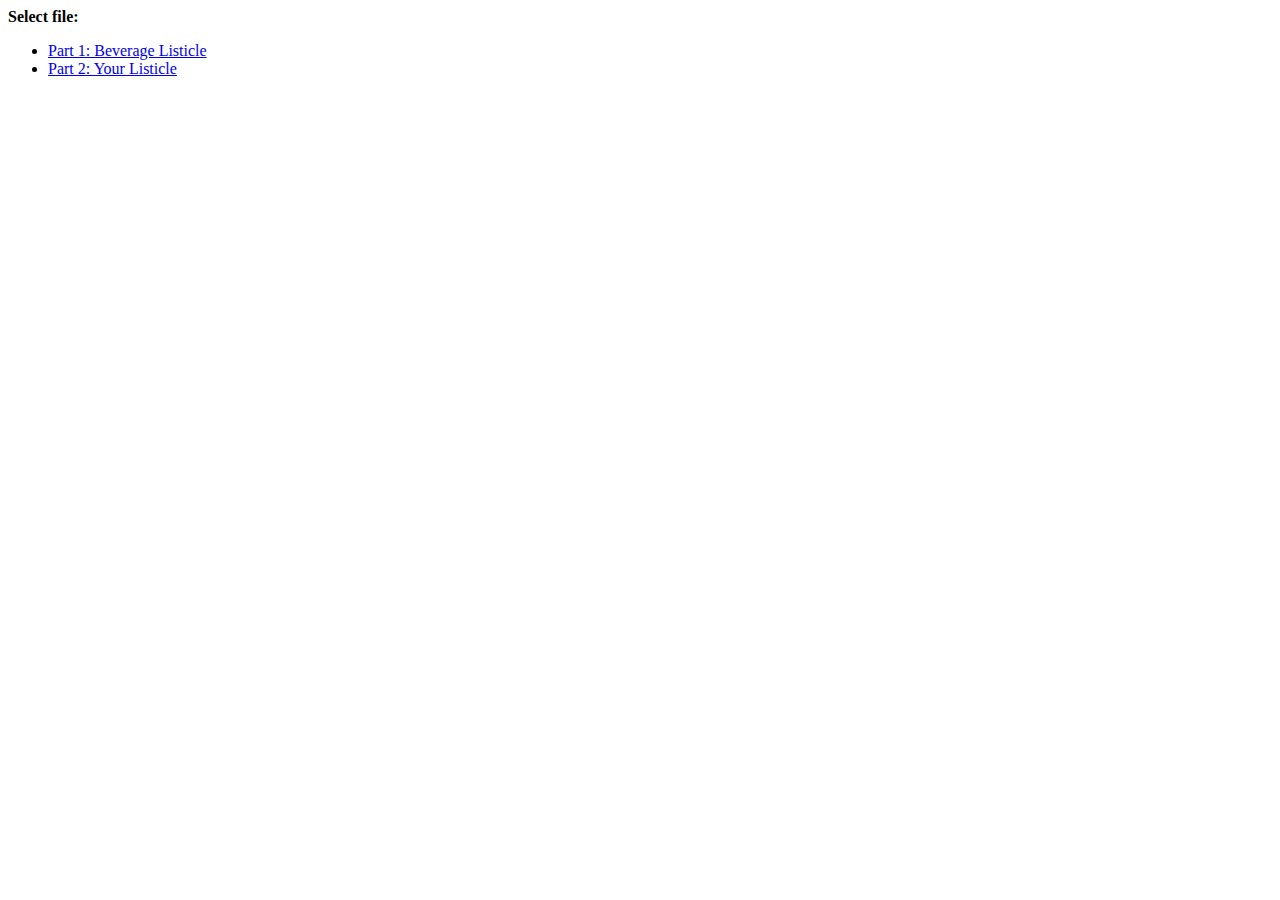
<file: index.html>
<!DOCTYPE html>
<html>
  <head>
    <meta charset="utf-8">
    <title>CS402: Practical 2</title>
  </head>
  <body>
    <strong>Select file:</strong>
    <ul>
      <li><a href="listicle.html">Part 1: Beverage Listicle</a></li>
      <li><a href="my-list.html">Part 2: Your Listicle</a></li>
    </ul>
  </body>
</html>
</file>
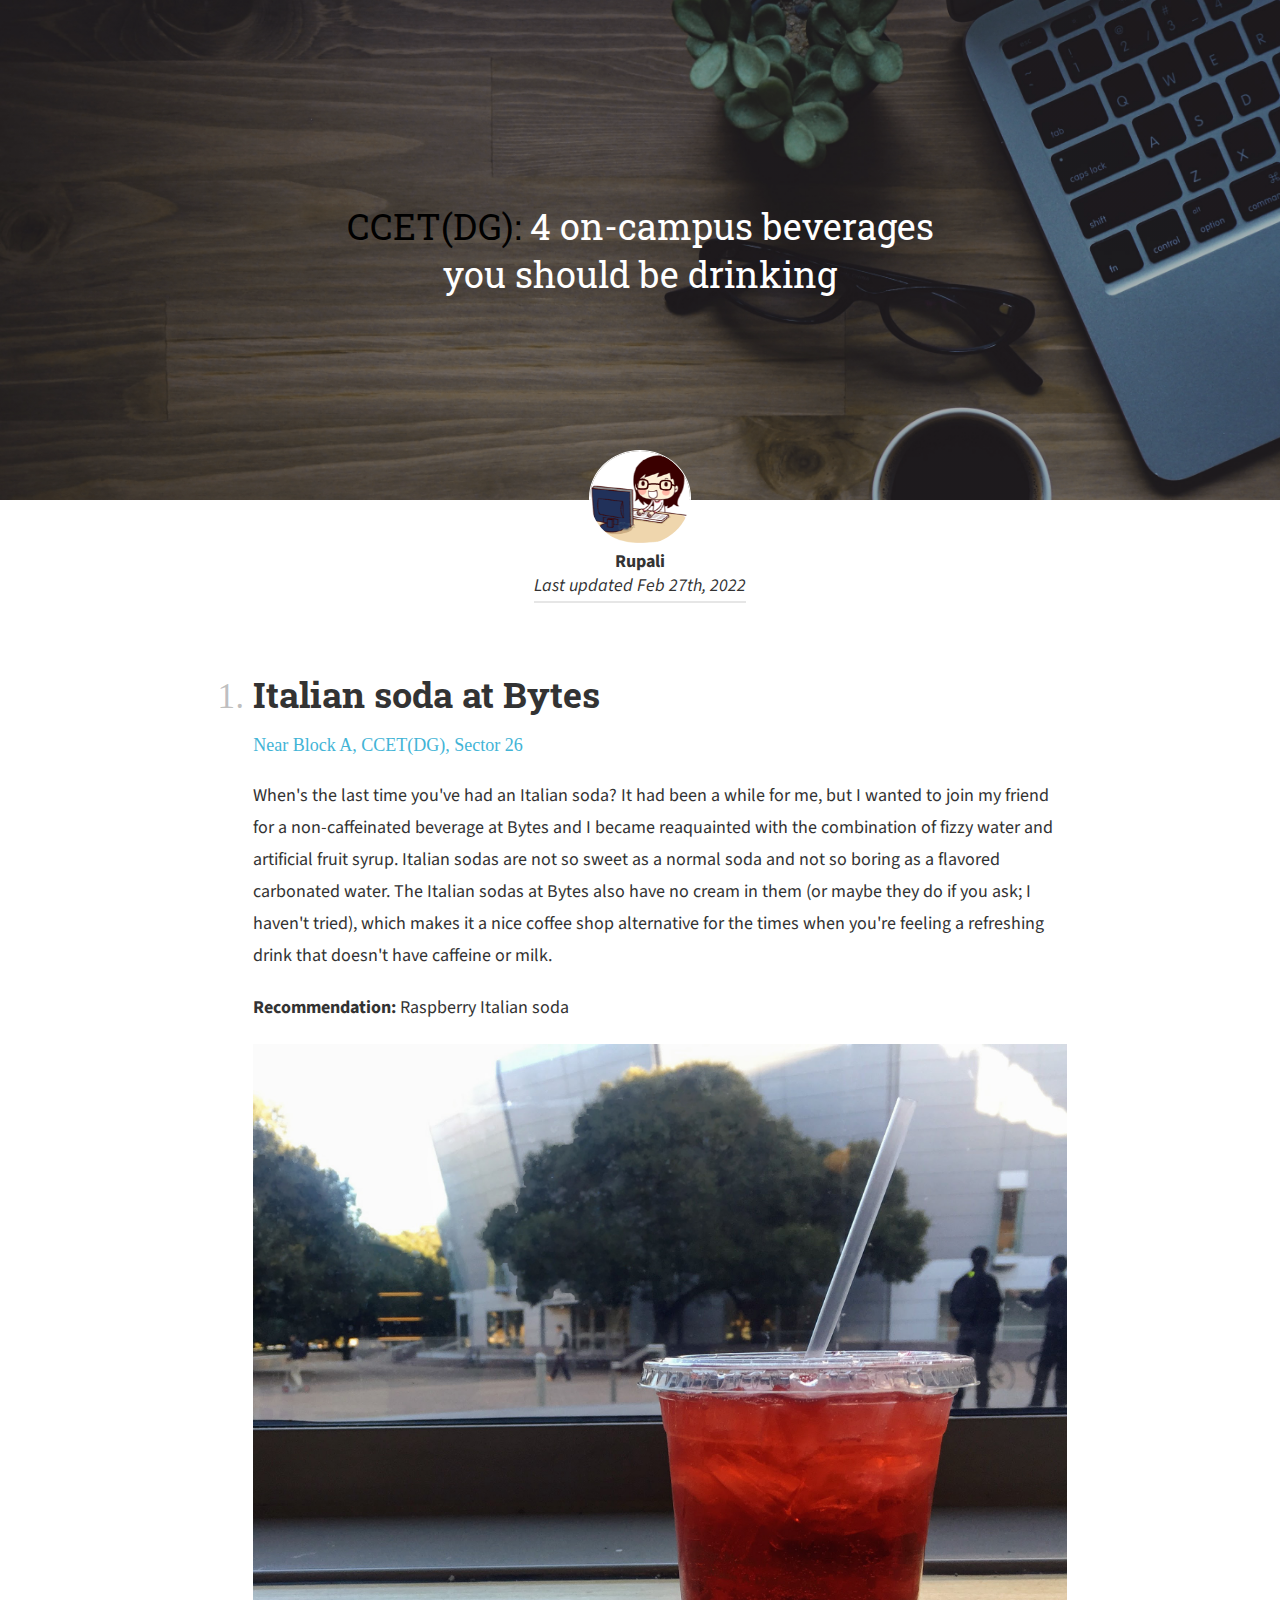
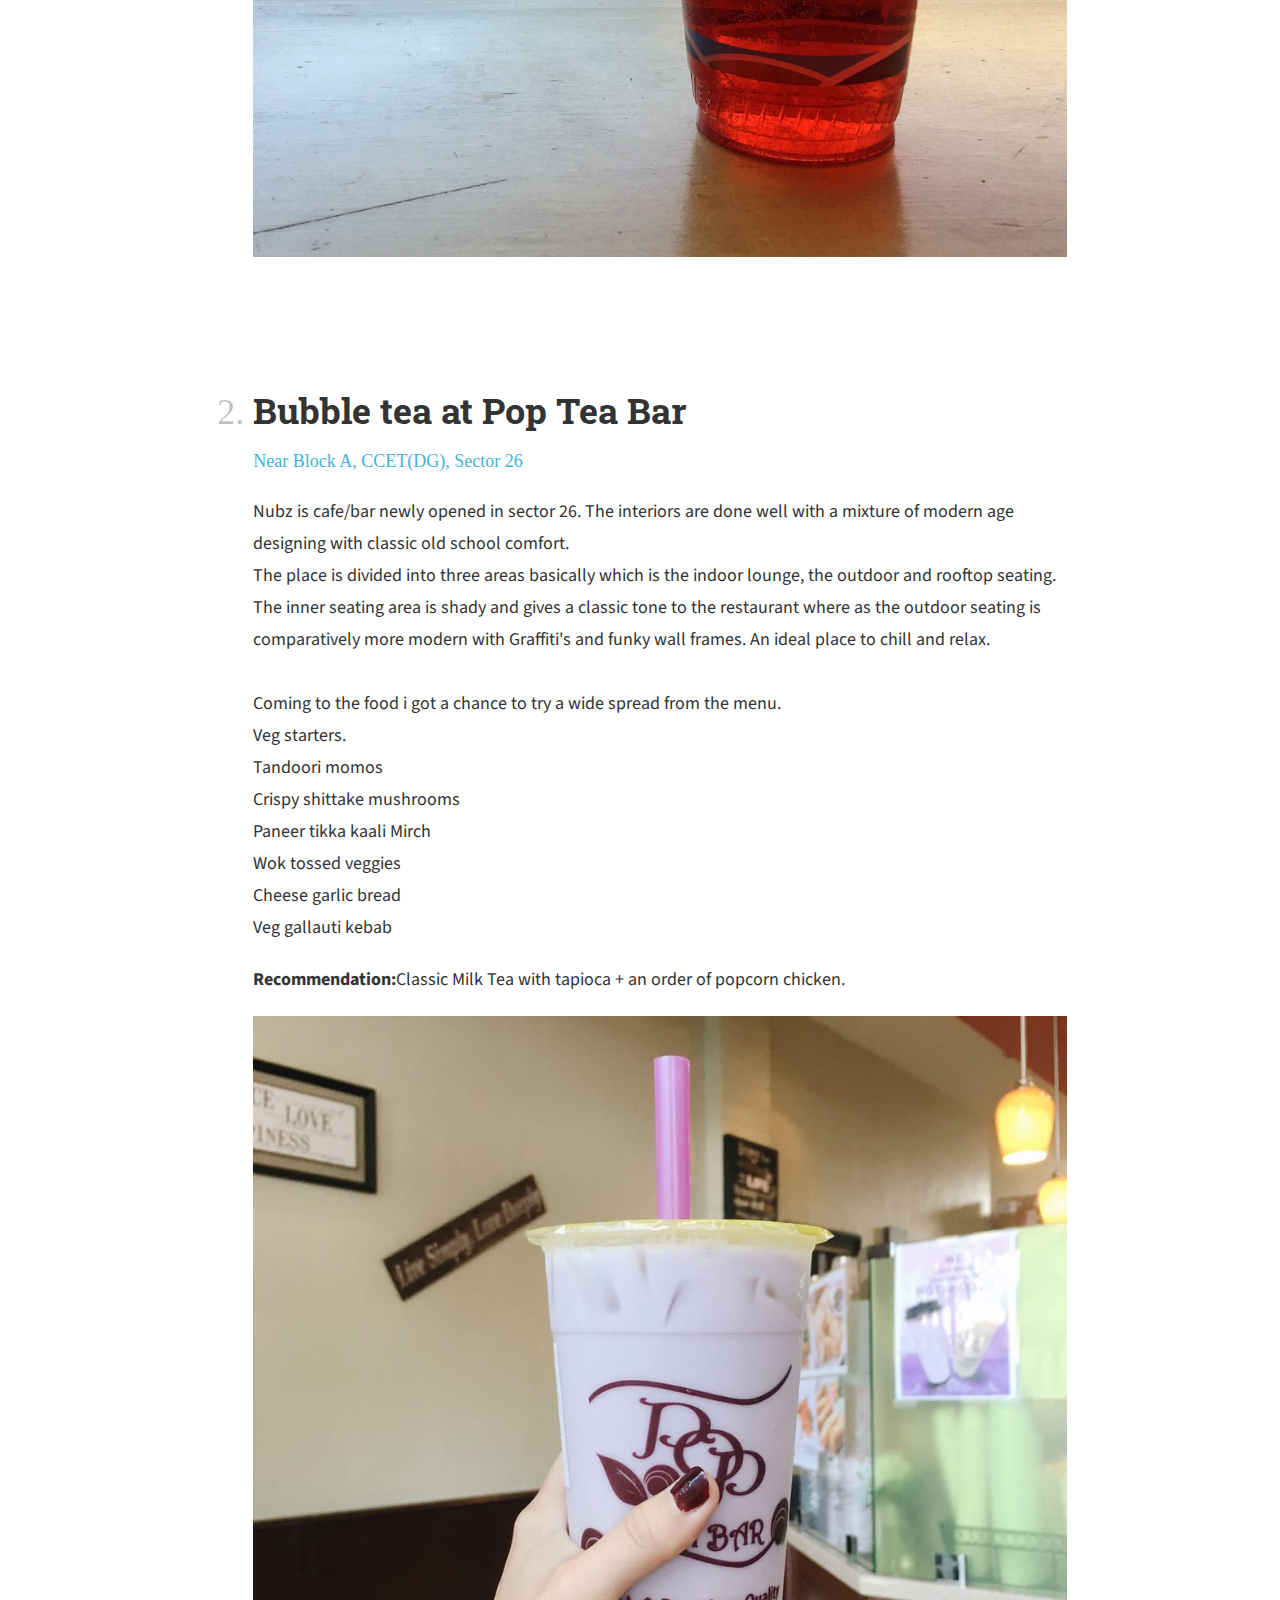
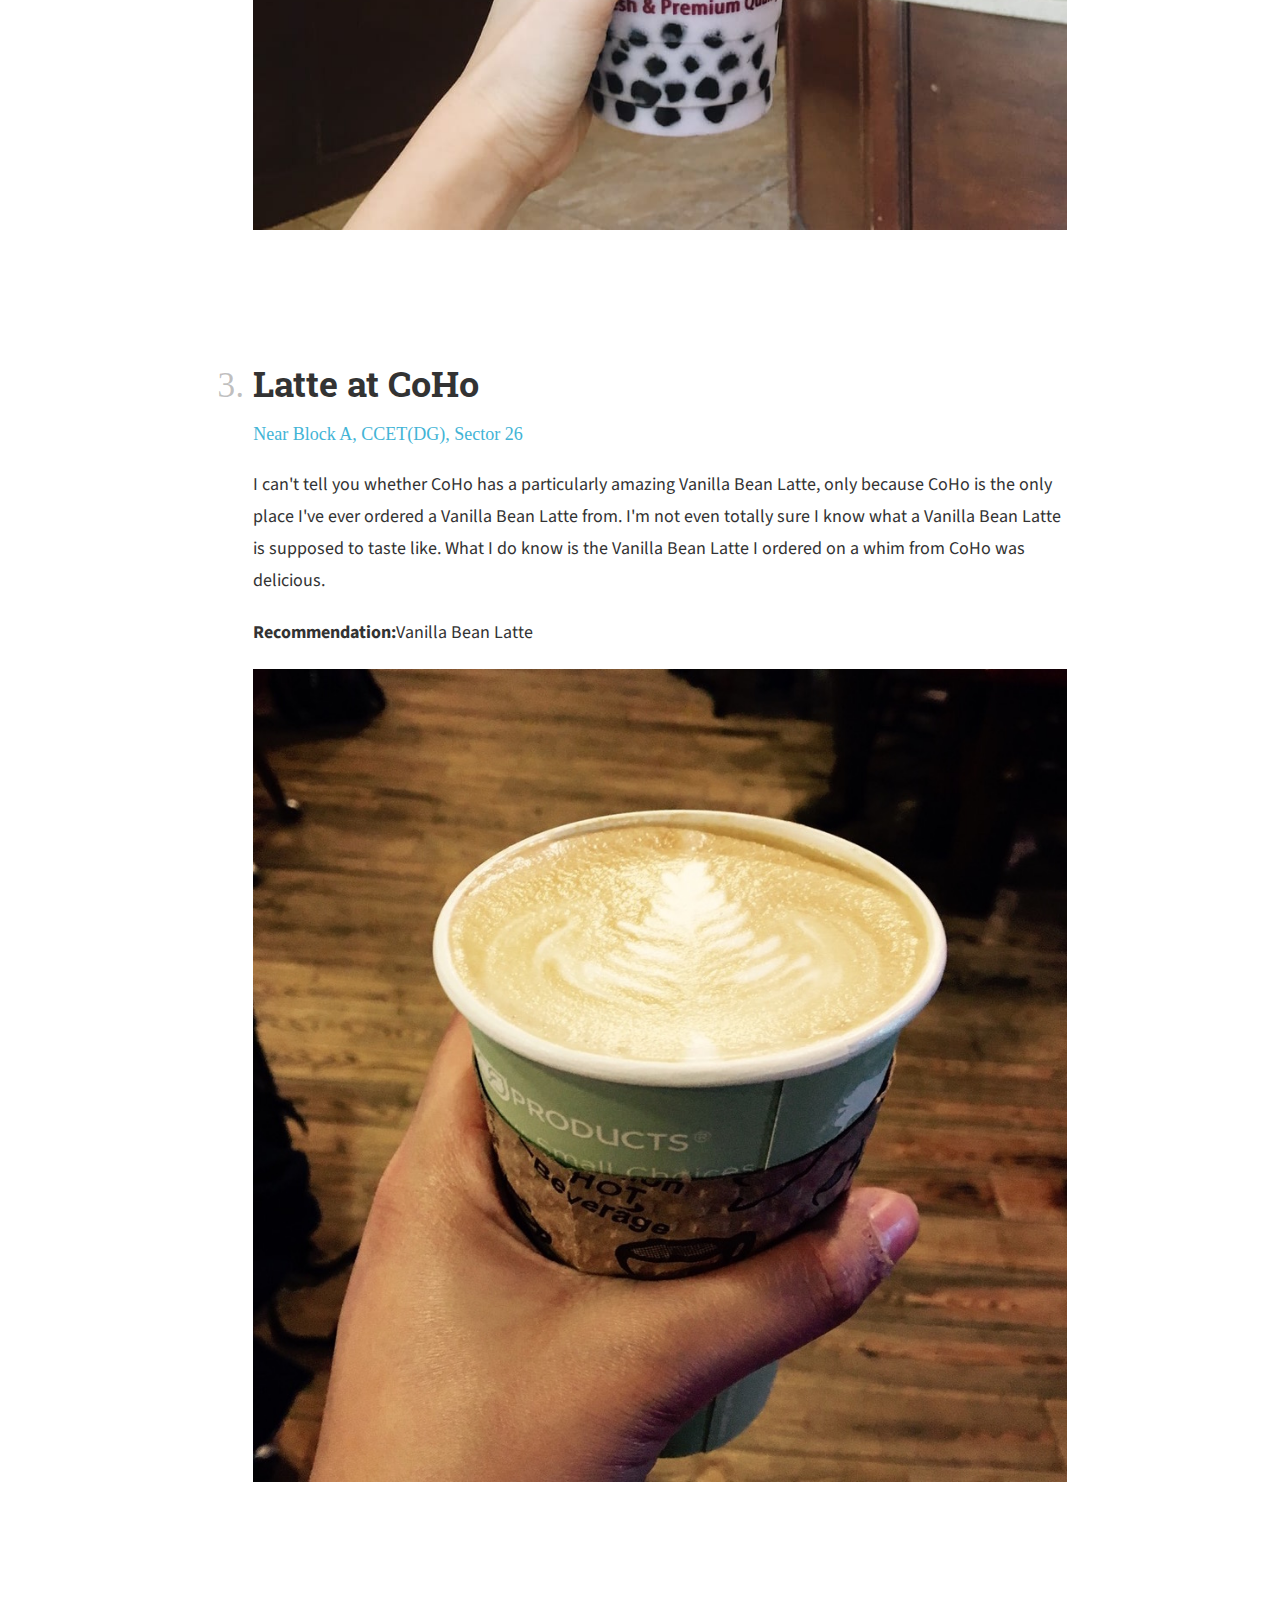
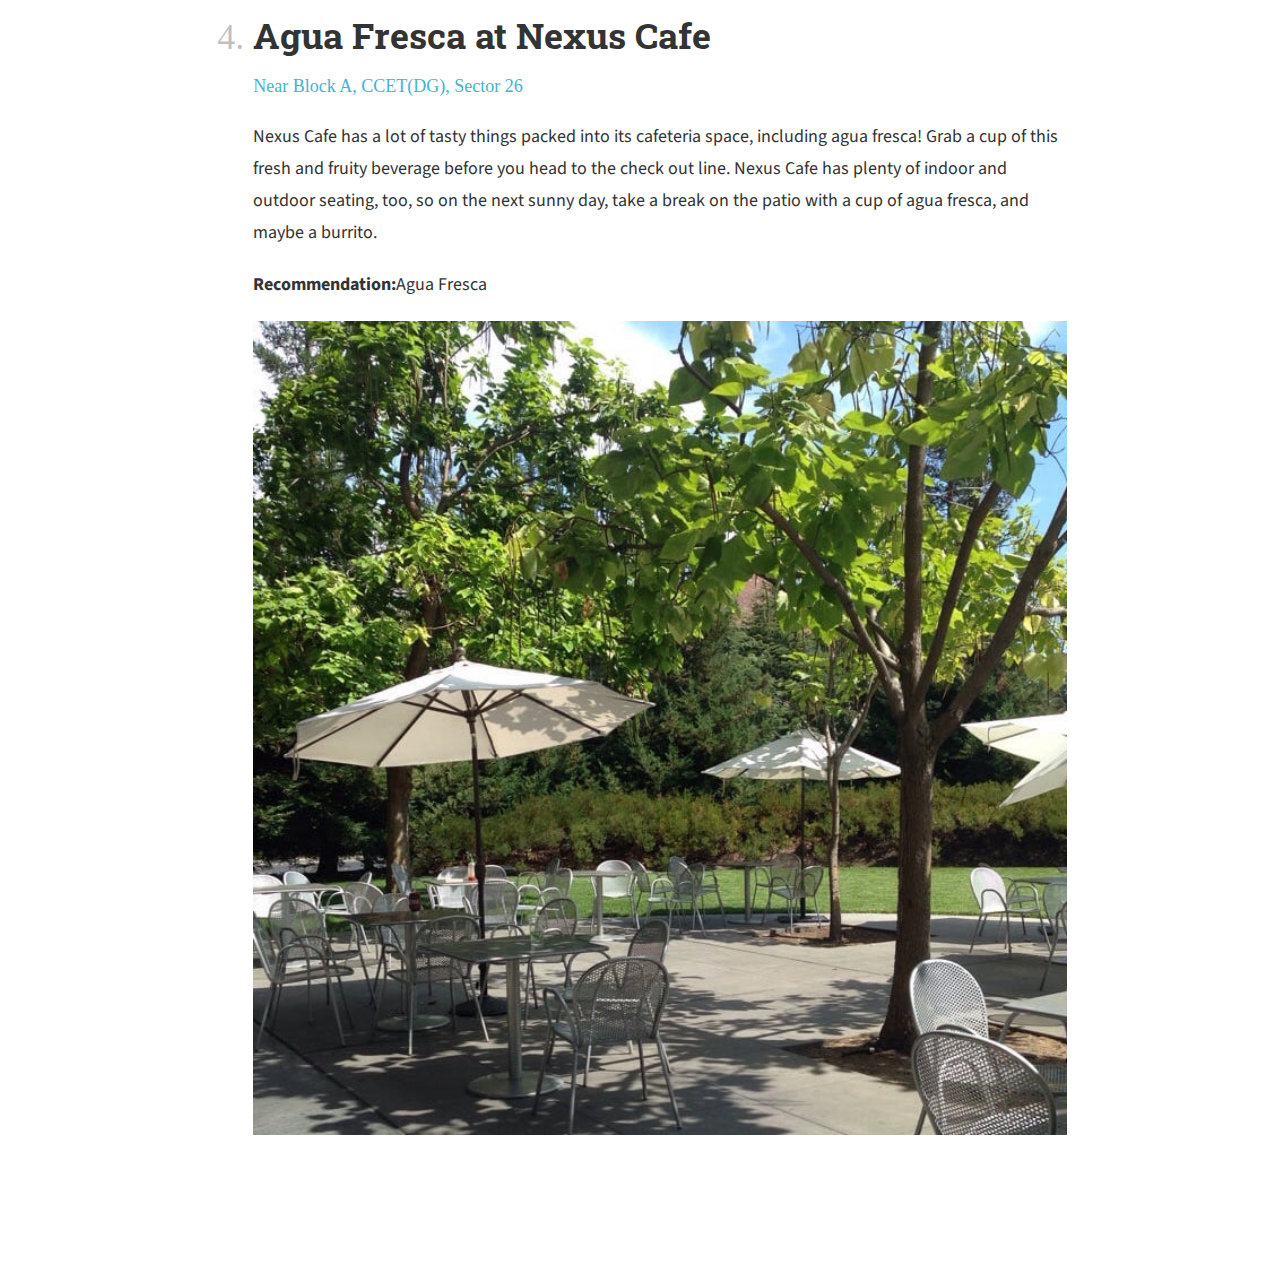
<file: listicle.html>
<!DOCTYPE HTML>
<html lang = "en">
<head>
<meta charset = "UTF-8">
<title>Campus Beverages</title>
<link rel="icon" href="images/favicon-32x32.png" type="image/icon type">
<link rel="stylesheet" href="style/listicle-style.css">
<link rel="preconnect" href="https://fonts.gstatic.com">
<link href="https://fonts.googleapis.com/css2?family=Roboto+Slab:wght@100;300;400&display=swap" rel="stylesheet">
<link rel="preconnect" href="https://fonts.gstatic.com">
<link href="https://fonts.googleapis.com/css2?family=Source+Sans+Pro&display=swap" rel="stylesheet">
</head>
<body>

<header>

<div class="first">
<div class="heading">
<span>CCET(DG):</span><span class="white"> 4 on-campus beverages you should be drinking</span>
</div>
</div>
<div class="second">
<img src="images/vrk.png" class="profile_img" alt="profile_img">
<div class="name">Rupali</div>
<div class="last"><em>Last updated Feb 27th, 2022</em></div>
</div>
</header>

<section class="section">
<ol class="ordered">

<li><div class="italian">
<div class="body_heading">Italian soda at Bytes</div>
<a href="http://www.ccet.ac.in/" class="address"> Near Block A, CCET(DG), Sector 26</a>
<div class="para">When's the last time you've had an Italian soda? It had been a while for me, but I wanted to join my friend for a non-caffeinated beverage at Bytes and I became reaquainted with the combination of fizzy water and artificial fruit syrup. Italian sodas are not so sweet as a normal soda and not so boring as a flavored carbonated water. The Italian sodas at Bytes also have no cream in them (or maybe they do if you ask; I haven't tried), which makes it a nice coffee shop alternative for the times when you're feeling a refreshing drink that doesn't have caffeine or milk.</div>

<div class="para" style="margin-top:0;"><strong>Recommendation:</strong> Raspberry Italian soda</div>
<div class="image_div">
<img class="body_img" src="images/italian-soda.jpg">
</div>
</div></li>


<li><div class="italian">
<div class="body_heading">Bubble tea at Pop Tea Bar</div>
<a href="http://www.ccet.ac.in/" class="address">Near Block A, CCET(DG), Sector 26</a>
<div class="para">Nubz is cafe/bar newly opened in sector 26. The interiors are done well with a mixture of modern age designing with classic old school comfort.<br/>
The place is divided into three areas basically which is the indoor lounge, the outdoor and rooftop seating.
The inner seating area is shady and gives a classic tone to the restaurant where as the outdoor seating is comparatively more modern with Graffiti's and funky wall frames.
An ideal place to chill and relax.
<br/><br/>
Coming to the food i got a chance to try a wide spread from the menu.<br/>
Veg starters.<br/>
Tandoori momos<br/>
Crispy shittake mushrooms<br/>
Paneer tikka kaali Mirch<br/>
Wok tossed veggies<br/>
Cheese garlic bread<br/>
Veg gallauti kebab</div>

<div class="para" style="margin-top:0;"><strong>Recommendation:</strong>Classic Milk Tea with tapioca + an order of popcorn chicken.</div>
<div class="image_div">
<img class="body_img" src="images/boba.jpg">
</div>
</div></li>


<li><div class="italian">
<div class="body_heading">Latte at CoHo</div>
<a href="http://www.ccet.ac.in/" class="address">Near Block A, CCET(DG), Sector 26</a>
<div class="para">I can't tell you whether CoHo has a particularly amazing Vanilla Bean Latte, only because CoHo is the only place I've ever ordered a Vanilla Bean Latte from. I'm not even totally sure I know what a Vanilla Bean Latte is supposed to taste like. What I do know is the Vanilla Bean Latte I ordered on a whim from CoHo was delicious.
</div>

<div class="para" style="margin-top:0;"><strong>Recommendation:</strong>Vanilla Bean Latte</div>
<div class="image_div">
<img class="body_img" src="images/coho-coffee.jpg">
</div>
</div></li>


<li><div class="italian">
<div class="body_heading">Agua Fresca at Nexus Cafe</div>
<a href="http://www.ccet.ac.in/" class="address">Near Block A, CCET(DG), Sector 26</a>
<div class="para">Nexus Cafe has a lot of tasty things packed into its cafeteria space, including agua fresca! Grab a cup of this fresh and fruity beverage before you head to the check out line. Nexus Cafe has plenty of indoor and outdoor seating, too, so on the next sunny day, take a break on the patio with a cup of agua fresca, and maybe a burrito.
</div>

<div class="para" style="margin-top:0;"><strong>Recommendation:</strong>Agua Fresca</div>
<div class="image_div">
<img class="body_img" src="images/nexus-cafe.jpg">
</div>
</div></li>


</ol>
</section>


</body>
</html>
</file>
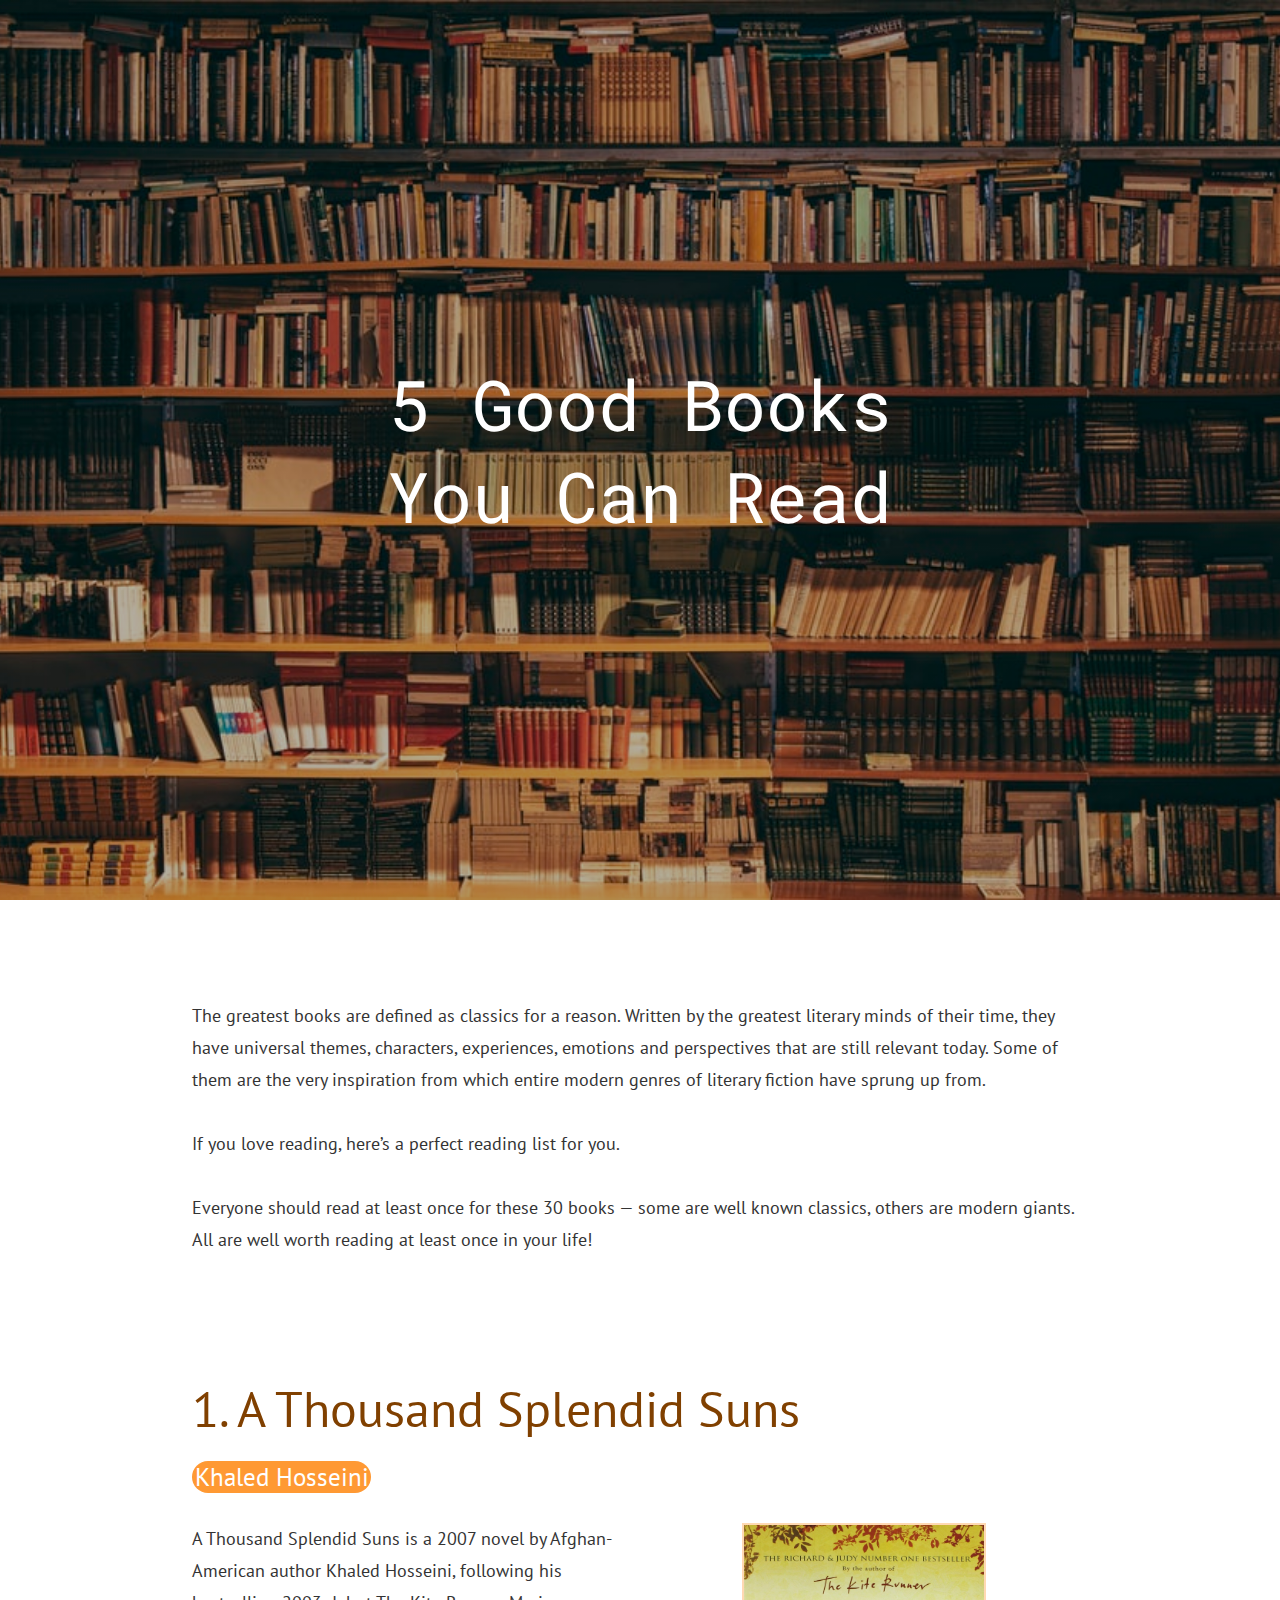
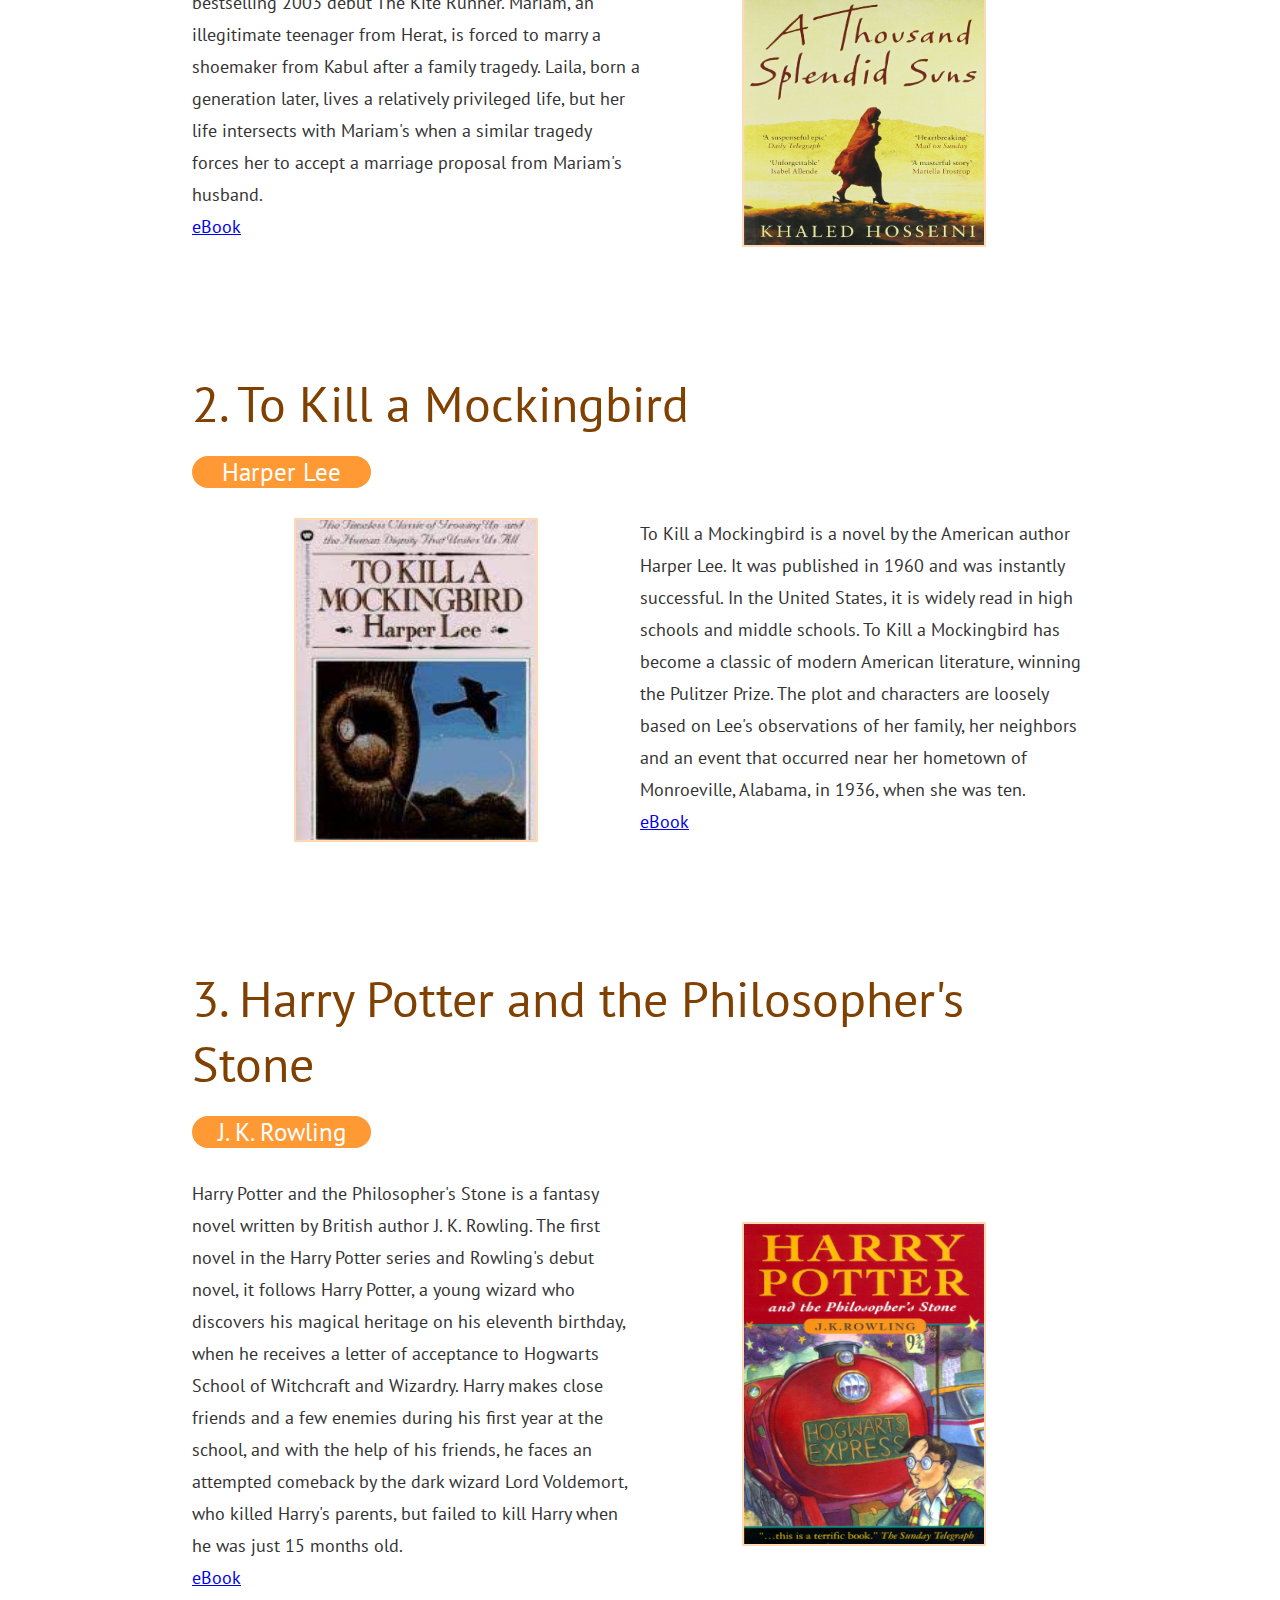
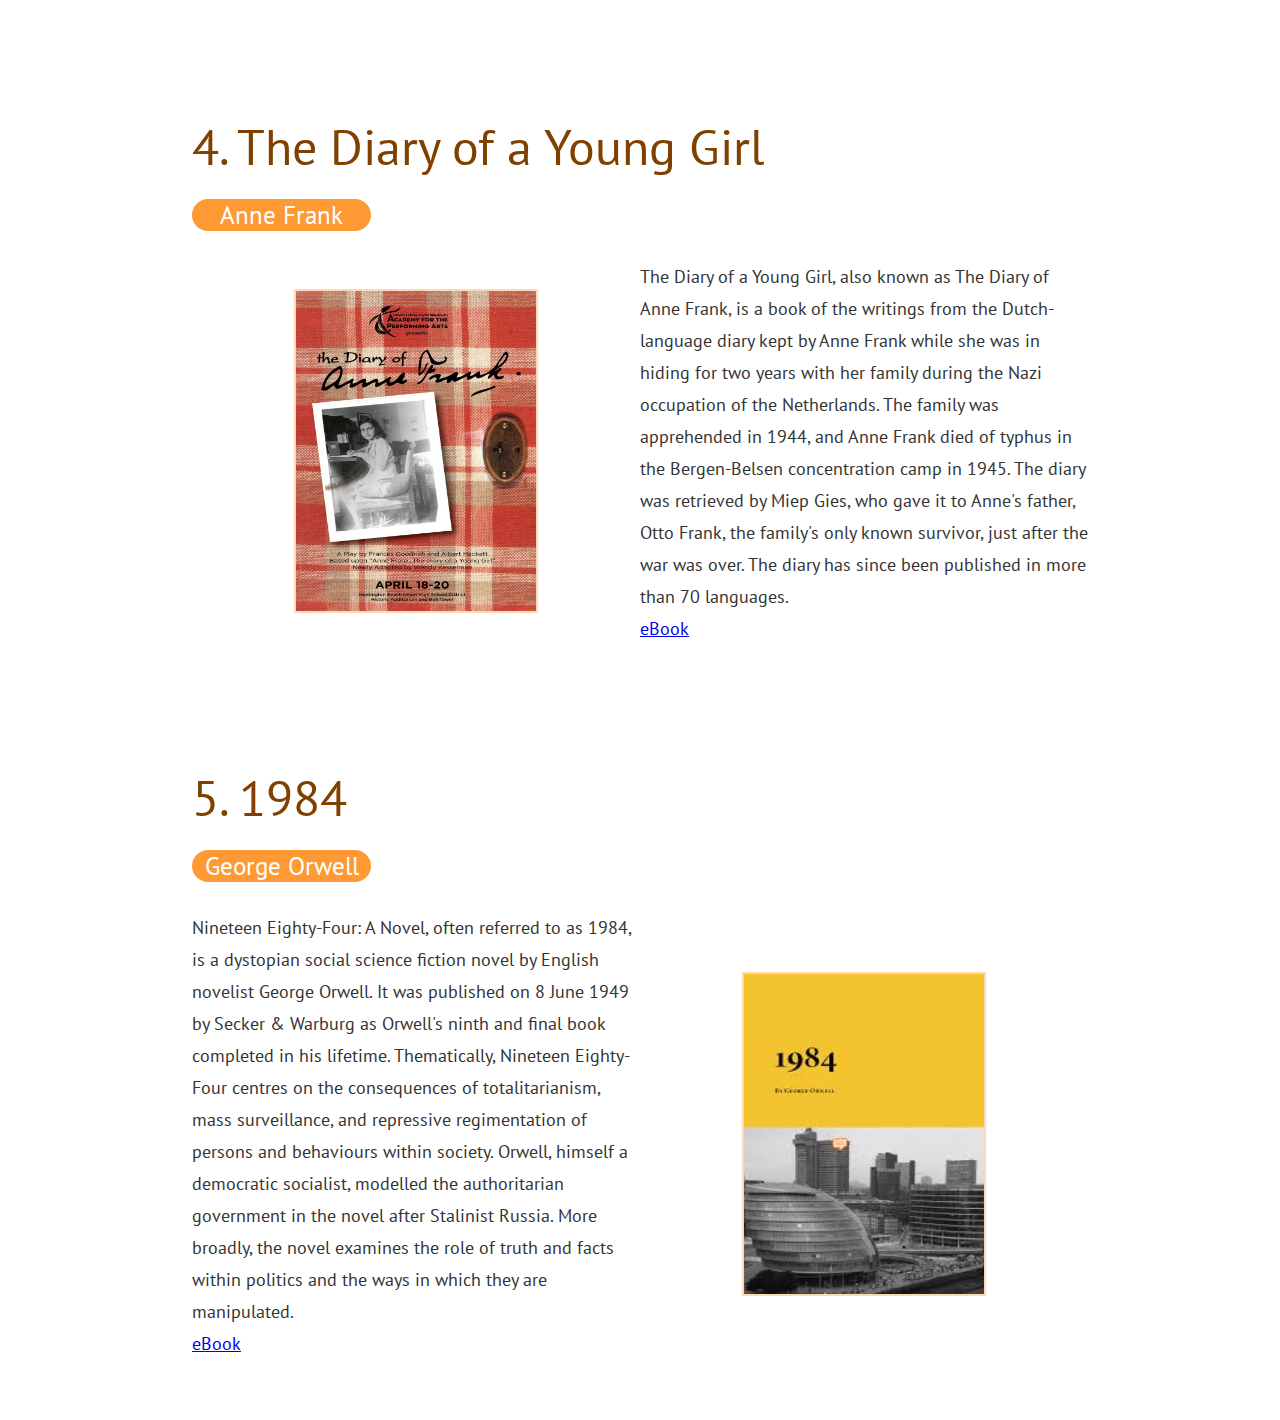
<file: my-list.html>
<!DOCTYPE html>
<html lang="en">
<head>
<title>5 Good Books To Read</title>
<link rel="icon" href="images/logo.png" type="image/icon type">
<link rel="stylesheet" href="style/my-list-style.css">
<link rel="preconnect" href="https://fonts.gstatic.com">
<link href="https://fonts.googleapis.com/css2?family=Roboto+Mono:wght@600&display=swap" rel="stylesheet">
<link rel="preconnect" href="https://fonts.gstatic.com">
<link href="https://fonts.googleapis.com/css2?family=PT+Sans&family=Roboto+Mono:wght@600&display=swap" rel="stylesheet">
</head>
<body>
<header>
<div class="heading">5 Good Books You Can Read</div>
</header>
<section>

<div class="intro">The greatest books are defined as classics for a reason. Written by the greatest literary minds of their time, they have universal themes, characters, experiences, emotions and perspectives that are still relevant today. Some of them are the very inspiration from which entire modern genres of literary fiction have sprung up from.
<br/><br/>
If you love reading, here’s a perfect reading list for you.
<br/><br/>
Everyone should read at least once for these 30 books — some are well known classics, others are modern giants.  All are well worth reading at least once in your life!</div>

<div class="content">
<div class="content_heading">1. A Thousand Splendid Suns</div>
<a href="https://en.wikipedia.org/wiki/Khaled_Hosseini" class="link"><div class="author">Khaled Hosseini</div></a>
<div class="grid">
<div class="intro half">A Thousand Splendid Suns is a 2007 novel by Afghan-American author Khaled Hosseini, following his bestselling 2003 debut The Kite Runner. Mariam, an illegitimate teenager from Herat, is forced to marry a shoemaker from Kabul after a family tragedy. Laila, born a generation later, lives a relatively privileged life, but her life intersects with Mariam's when a similar tragedy forces her to accept a marriage proposal from Mariam's husband.
<a href="https://www.amazon.in/Thousand-Splendid-Suns-Khaled-Hosseini-ebook/dp/B002R88G5E" class="ebook"><div class="ebookdiv">eBook</div></a></div>
<div class="content_img"><img src="images/thousand.jpg" class="body_img" alt="book_cover"></div>

</div>

</div>

<div class="content">
<div class="content_heading">2. To Kill a Mockingbird</div>
<a href="https://en.wikipedia.org/wiki/Harper_Lee" class="link"><div class="author">Harper Lee</div></a>
<div class="grid">
<div class="content_img"><img src="images/mockingbird.jpg" class="body_img" alt="book_cover"></div>
<div class="intro half">To Kill a Mockingbird is a novel by the American author Harper Lee. It was published in 1960 and was instantly successful. In the United States, it is widely read in high schools and middle schools. To Kill a Mockingbird has become a classic of modern American literature, winning the Pulitzer Prize. The plot and characters are loosely based on Lee's observations of her family, her neighbors and an event that occurred near her hometown of Monroeville, Alabama, in 1936, when she was ten.
<a href="https://www.amazon.com/dp/B00K1XOV5G?tag=s7621-20" class="ebook"><div class="ebookdiv">eBook</div></div>

</div>
</a>
</div>


<div class="content">
<div class="content_heading">3. Harry Potter and the Philosopher's Stone</div>
<a href="https://en.wikipedia.org/wiki/J._K._Rowling" class="link"><div class="author">J. K. Rowling</div></a>
<div class="grid">
<div class="intro half">Harry Potter and the Philosopher's Stone is a fantasy novel written by British author J. K. Rowling. The first novel in the Harry Potter series and Rowling's debut novel, it follows Harry Potter, a young wizard who discovers his magical heritage on his eleventh birthday, when he receives a letter of acceptance to Hogwarts School of Witchcraft and Wizardry. Harry makes close friends and a few enemies during his first year at the school, and with the help of his friends, he faces an attempted comeback by the dark wizard Lord Voldemort, who killed Harry's parents, but failed to kill Harry when he was just 15 months old.
<a href="https://www.amazon.com/dp/B019PIOJYU?tag=s7621-20" class="ebook"><div class="ebookdiv">eBook</div></a></div>
<div class="content_img"><img src="images/harrypotter.jpg" class="body_img" alt="book_cover">
</div>
</div>

</div>


<div class="content">
<div class="content_heading">4. The Diary of a Young Girl</div>
<a href="https://en.wikipedia.org/wiki/Anne_Frank" class="link"><div class="author">Anne Frank</div></a>
<div class="grid">
<div class="content_img"><img src="images/diary.jpg" class="body_img" alt="book_cover"></div>
<div class="intro half">The Diary of a Young Girl, also known as The Diary of Anne Frank, is a book of the writings from the Dutch-language diary kept by Anne Frank while she was in hiding for two years with her family during the Nazi occupation of the Netherlands. The family was apprehended in 1944, and Anne Frank died of typhus in the Bergen-Belsen concentration camp in 1945. The diary was retrieved by Miep Gies, who gave it to Anne's father, Otto Frank, the family's only known survivor, just after the war was over. The diary has since been published in more than 70 languages.
<a href="https://www.amazon.com/dp/B0041OT9W6?tag=s7621-20" class="ebook"><div class="ebookdiv">eBook</div></a></div>
</div>

</div>


<div class="content">
<div class="content_heading">5. 1984</div>
<a href="https://en.wikipedia.org/wiki/George_Orwell" class="link"><div class="author">George Orwell</div></a>
<div class="grid">
<div class="intro half">Nineteen Eighty-Four: A Novel, often referred to as 1984, is a dystopian social science fiction novel by English novelist George Orwell. It was published on 8 June 1949 by Secker & Warburg as Orwell's ninth and final book completed in his lifetime. Thematically, Nineteen Eighty-Four centres on the consequences of totalitarianism, mass surveillance, and repressive regimentation of persons and behaviours within society. Orwell, himself a democratic socialist, modelled the authoritarian government in the novel after Stalinist Russia. More broadly, the novel examines the role of truth and facts within politics and the ways in which they are manipulated.
<a href="https://www.amazon.com/dp/B008DM45VC?tag=s7621-20" class="ebook"><div class="ebookdiv">eBook</div></a>
</div>
<div class="content_img"><img src="images/1984.jpg" class="body_img" alt="book_cover"></div>
</div>

</div>

</section>
</body>
</html>
</file>
<file: style/listicle-style.css>
body
{
	margin:0;
}
header
{
	background-repeat:no-repeat;
	background-size: cover;
	height:500px;
	background-image: linear-gradient(rgba(0, 0, 0, .3), rgba(0, 0, 0, .3)), url(../images/header.jpg);
	position:relative;
	text-align:center;
    background-position:top;
}

.heading
{
    font-family: 'Roboto Slab', serif;
    font-size:36px;
    max-width:780px;
    position: absolute;
    top: 50%;
    left: 50%;
    transform: translate(-50%, -50%);
   
}
.white
{
	color:white;
}
.second
{
	text-align:center;
}
.profile_img
{
	border-radius:100%;
	border: 1px solid white;
	top:450px;
	width:100px;
	position:relative;
  margin-left: auto;
  margin-right: auto;
}
.name,.last
{
	display:block;
	position:relative;
	top:450px;
	font-size:18px;
	color:rgb(51, 51, 51);
	line-height:24px;
	font-family: 'Source Sans Pro', sans-serif;
}
.name
{
	font-weight:bold;
}
.last
{
	 text-decoration: underline #e6e6e6;
	 text-decoration-thickness: 2px;
	 padding-bottom: 10px;
	 text-underline-offset: 10px;
}
.section
{
	width:66.67%;
	margin:auto;
	margin-top:170px;
}
.body_heading
{
	font-family: 'Roboto Slab', serif;
	font-size:36px;
	font-weight:bold;
	color:rgb(51, 51, 51);
}

li
{
    color: rgba(0, 0, 0, 0.25);
    font-size:36px;
}
.address
{
	color:#42b4d6;
	text-decoration:none;
	font-size:18px;
	margin:0;
}
.address:hover
{
	text-decoration:underline;
}
.para
{
	font-family: 'Source Sans Pro', sans-serif;
	font-size:18px;
	line-height:32px;
	color:rgb(51, 51, 51);
	margin-top:20px;
	margin-bottom:20px;
}
.image_div
{
	text-align:center;
	margin:auto;
	width:100%;
	margin-bottom:120px;
}
.body_img
{
	width:100%;
}
</file>
<file: style/my-list-style.css>
body
{
	margin:0;
}
header
{
	background-image: linear-gradient(rgba(0, 0, 0, .3), rgba(0, 0, 0, .3)), url(../images/book_header.jpg);
    background-attachment: fixed;
    background-position: center;
    background-repeat: no-repeat;
    background-size: cover;
	height:100vh;
	position:relative;
	text-align:center;
}
.heading
{
    font-family: 'Roboto Mono', monospace;
    font-size:70px;
    max-width:750px;
    position: absolute;
    top: 50%;
    left: 50%;
    transform: translate(-50%, -50%);
    color:white;
}
section
{
	width:70%;
	margin:auto;
	margin-top:100px;
}
.intro
{
	font-size:18px;
	line-height:32px;
	color:rgb(51, 51, 51);
	font-family: 'PT Sans', sans-serif;

}
.content
{
	margin-top:120px;
	margin-bottom:60px;
}
.content_heading
{
	font-family: 'PT Sans', sans-serif;
    font-size:50px;
    color:#804000;
    margin-bottom:20px;
}
.content_img
{
	text-align:center;
	margin:auto;
	width:100%;
}
.body_img
{
	width:240px;
	height:320px;
	transition: .5s ease;
	border: 2px solid #ffd9b3;
}
.body_img:hover
{
	transform: scale(1.1);
	box-shadow: 0 4px 8px 0 rgba(0, 0, 0, 0.2), 0 6px 20px 0 rgba(0, 0, 0, 0.19);
}
.grid
{
  display:flex;
}
.half
{
	flex: 100%;
	align-items: center;
            justify-content: center;
}
.author
{
	font-family: 'PT Sans', sans-serif;
    font-size:25px;
    background-color: #ff9933;
    margin-bottom:30px;
    color:white;
    border-radius:30px;
    width:20%;
    text-align:center;
    transition: .5s ease;
}
.author:hover
{
	color:black;
}
.link
{
	text-decoration:none;
}
</file>
